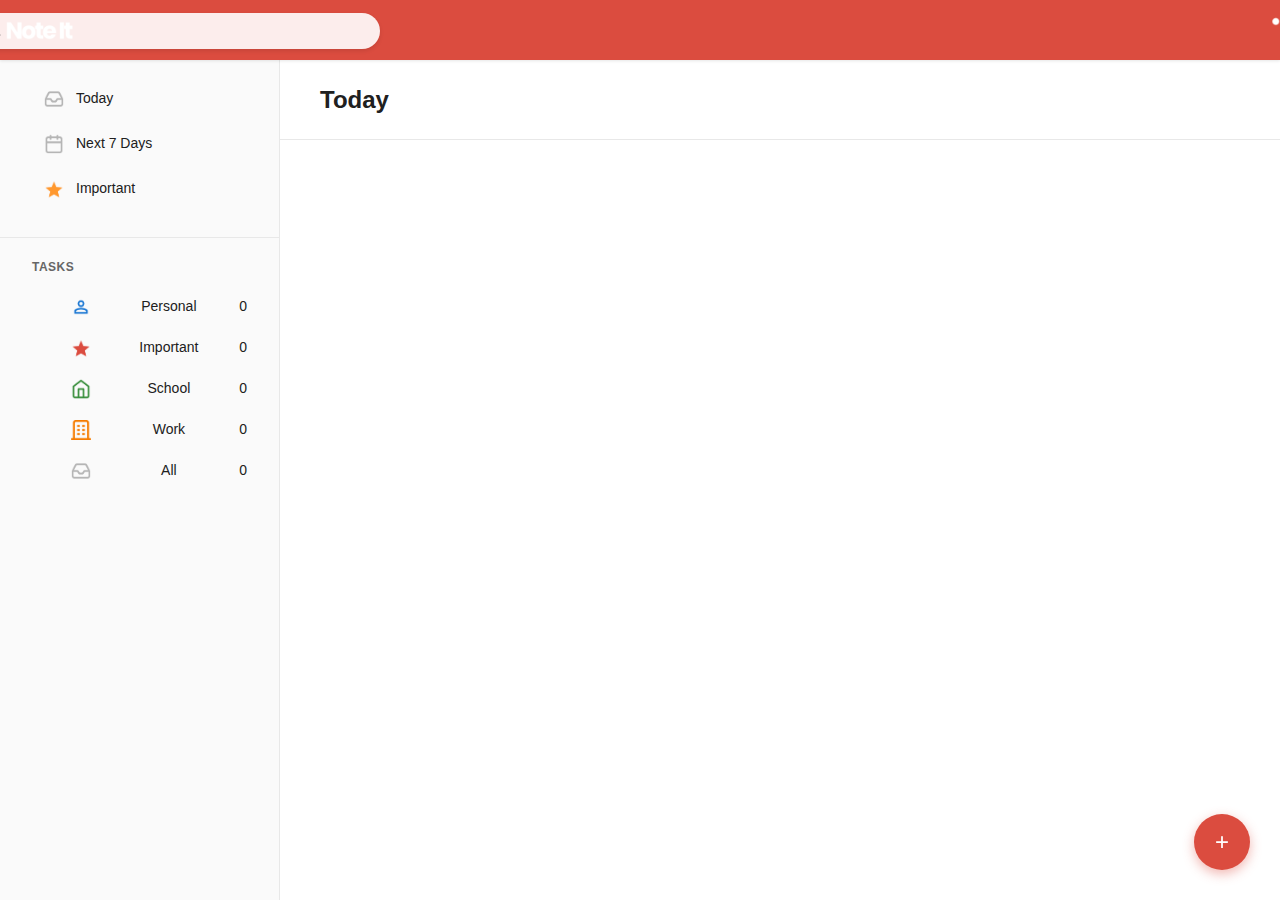
<file: index.html>
<!-- credits: anugya mehrotra @ https://github.com/anugyamehrotra | inspired by https://app.todoist.com/ -->

<!DOCTYPE html>
<html>
    <head>
        <meta charset="UTF-8">
        <title>Note It — Your Personal Agenda</title>
        <meta name="viewport" content="width=device-width, initial-scale=1.0">
        <link rel="icon" type="image/png" href="assets/to-do_logo.png"/>
        <link rel="stylesheet" href="styles_index.css">
        <script src="to-do-js.js"></script>
    </head>
    <body onload="displayNotes()" onload="updateCategoryCounts()">
    
        <section class="css-mainNavBar-pos:fixed">
           <div class="navBarTop" onclick="window.location.href='index.html'">
             <img src="assets/to-do-topbar.png">
           </div>
           
 
           <div class="navBarSearch">
               <input type="text" id="searchInput"  placeholder="Search..." onkeyup="searchNotes()">
           </div>
        </section>

        <section class="css-sideNavBar-pos:left">
            <div class="navBarLeft">
                <ul>
                    <li><a href="#" onclick="loadTodayView()"> <img src="assets/today_category_img.png"> Today</a></li>
                    <li><a href="#" onclick="loadWeeklyView()"> <img src="assets/next_week_category_img.png"> Next 7 Days</a></li>
                    <li><a href="#" onclick="showImportantView()"> <img src="assets/important_category_img.png"> Important</a></li>
                </ul>
            </div>

            <div class="css-displayNumberOfTasks-pos:left">
                <h4>Tasks</h4>
                <ul>
            
                    <li>
                        <div class="category-content">
                            <img src="assets/personal_category_img.png"> Personal <span id="countPersonal">0</span>
                        </div>
                    </li>
                    <li>
                        <div class="category-content">
                            <img src="assets/important_category_img.png"> Important <span id="countImportant">0</span>
                        </div>
                    </li>
                    <li>
                        <div class="category-content">
                            <img src="assets/school_category_img.png"> School <span id="countSchool">0</span>
                        </div>
                    </li>
                    <li>
                        <div class="category-content">
                            <img src="assets/work_category_img.png"> Work <span id="countWork">0</span>
                        </div>
                    </li>
                    <li>
                        <div class="category-content">
                            <img src="assets/today_category_img.png"> All <span id="countOther">0</span>
                        </div>
                    </li>
                </ul>
            </div>

        </section>

        <section class="css-aboveDisplaySection-pos:fixed">
            <h1>Today</h1>
        </section>  
        
        <section class="css-displayPostsAgenda-pos:right">
            <div class="css-postContainerView-pos:right" id="postContainerView">
            </div>
                  
        </section>


        <section class="css-createReminder-littleCircleButton-pos:bottom-corner-right">
            <div class="createReminderButton">
                <a href="createReminder.html" class="button-style">+</a>
            </div>
        </section>

    </body>

    <script src="to-do-js.js"></script>
</html>

<!-- credits: anugya mehrotra @ https://github.com/anugyamehrotra | inspired by https://app.todoist.com/ -->
</file>
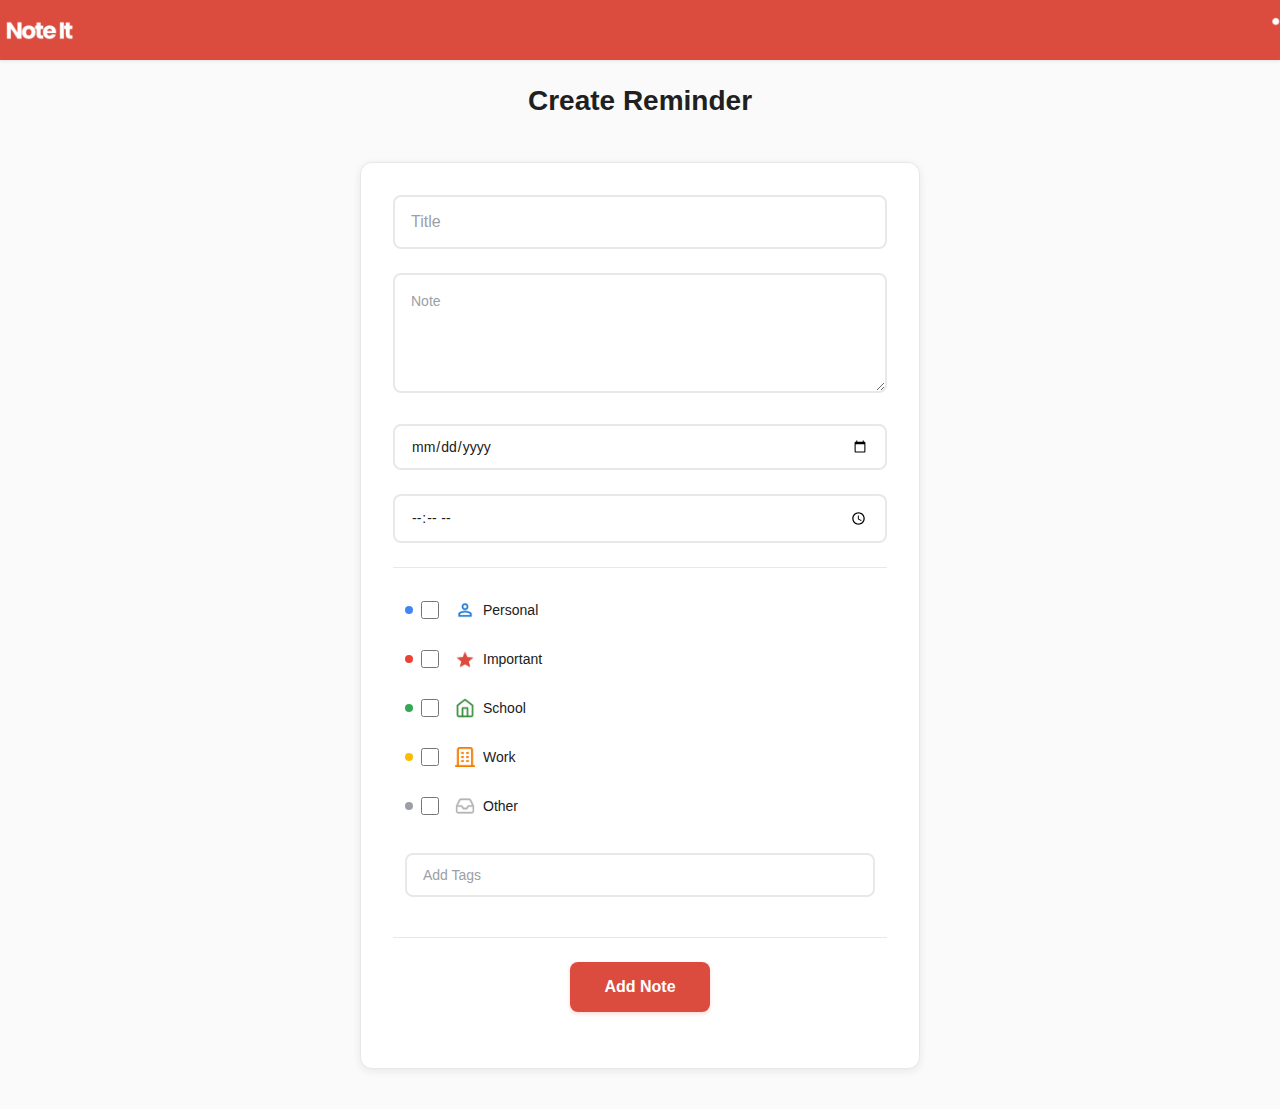
<file: createReminder.html>
<!-- credits: anugya mehrotra @ https://github.com/anugyamehrotra | inspired by https://app.todoist.com/ -->

<!DOCTYPE html>
<html>
    <head>
        <meta charset="UTF-8">
        <title>Note It — Your Personal Agenda</title>
        <meta name="viewport" content="width=device-width, initial-scale=1.0">
        <link rel="icon" type="image/png" href="assets/to-do_logo.png"/>
        <link rel="stylesheet" href="styles_createReminder.css">
    </head>
    <body>

        <section class="css-mainNavBar-pos:fixed">
           <div class="navBarTop" onclick="window.location.href='index.html'">
             <img src="assets/to-do-topbar.png">
           </div>
        </section>


        <h1>Create Reminder</h1>

        <section class="postCreateForm">
            <form id="postCreateForm">

                <div class="addTitle" id="addTitle">
                    <input type="text" id="postTitle" name="noteTitle" placeholder="Title" required><br>
                </div>
           
                <div class="addNoteDesc" id="addNoteDesc">
                    <textarea id="postContent" name="noteDescription" placeholder="Note" required></textarea><br>
                </div>

                <div class="addDate" id="addDate">
                    <input type="date" id="postDate" name="noteDate"><br>
                </div>

                <div class="addTime" id="addTime">
                    <input type="time" id="postTime" name="noteTime"><br>
                </div>

                <div class="addTags" id="addTags">
                    
                        <label><input type="checkbox" name="noteTags" value="personal"> <img src="assets/personal_category_img.png"> Personal</label>
                        <label><input type="checkbox" name="noteTags" value="Important"> <img src="assets/important_category_img.png"> Important</label>
                        <label><input type="checkbox" name="noteTags" value="School"> <img src="assets/school_category_img.png"> School</label>
                        <label><input type="checkbox" name="noteTags" value="Work"> <img src="assets/work_category_img.png"> Work</label>
                        <label><input type="checkbox" name="noteTags" value="Other"> <img src="assets/today_category_img.png"> Other</label>
                        <label><input type="text" id="customTagInput" placeholder="Add Tags"></label>
                <div>
                    
                <div class="submitNote" id="submitNote">
                    <button type="submit" onclick="window.location.href='index.html'">Add Note</button>
                </div>

            </form>     
        </section>

        <script src="to-do-js.js"></script>
    </body>
</html>

<!-- credits: anugya mehrotra @ https://github.com/anugyamehrotra | inspired by https://app.todoist.com/ -->
</file>
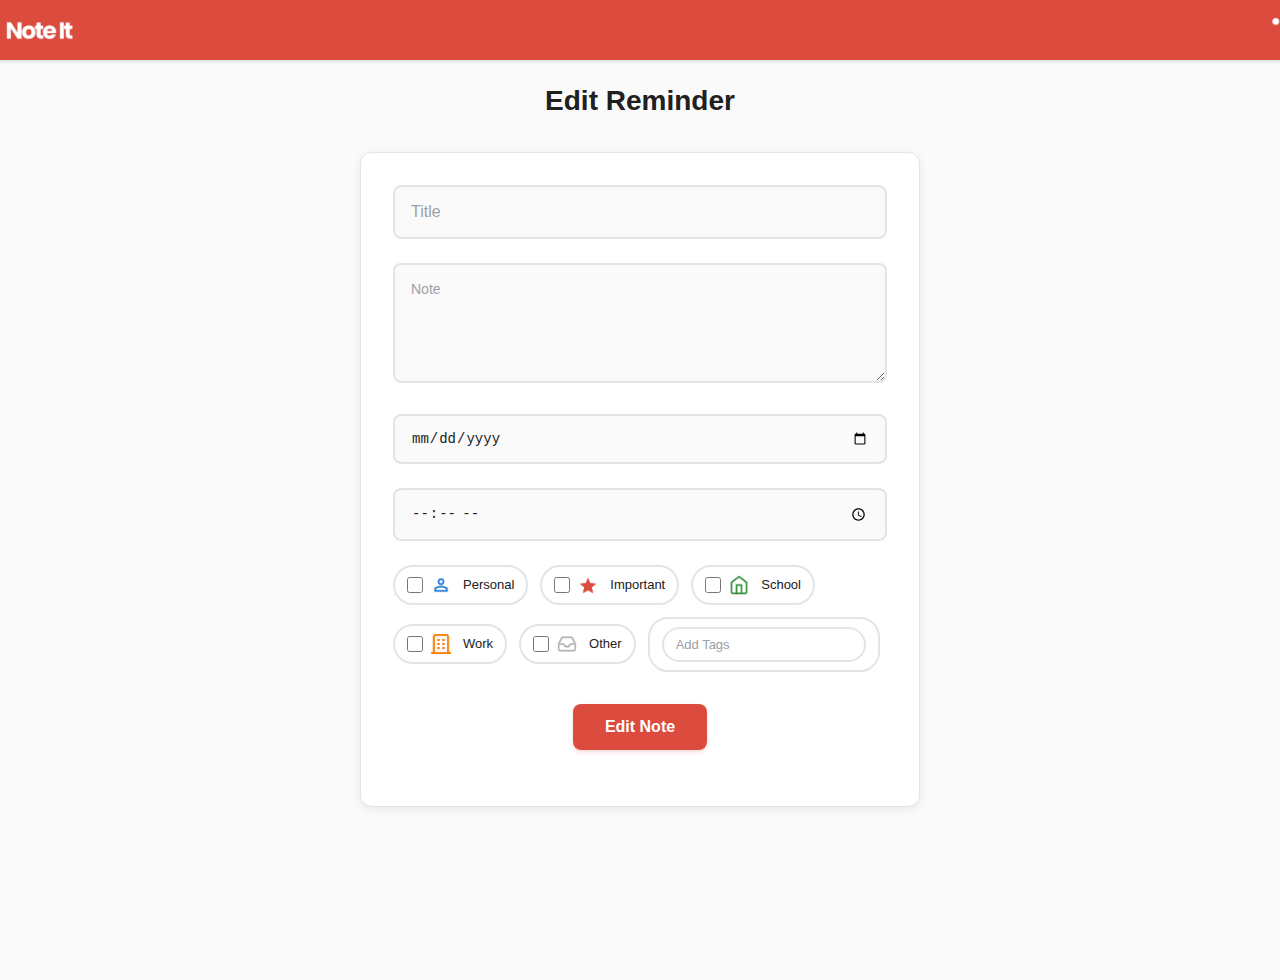
<file: editReminder.html>
<!-- credits: anugya mehrotra @ https://github.com/anugyamehrotra | inspired by https://app.todoist.com/ -->


<!DOCTYPE html>
<html>
    <head>
        <meta charset="UTF-8">
        <title>Note It — Your Personal Agenda</title>
        <meta name="viewport" content="width=device-width, initial-scale=1.0">
        <link rel="icon" type="image/png" href="assets/to-do_logo.png"/>
        <link rel="stylesheet" href="styles_editReminder.css">
    </head>
    <body onload="loadEditForm()">

        <section class="css-mainNavBar-pos:fixed">
           <div class="navBarTop" onclick="window.location.href='index.html'">
             <img src="assets/to-do-topbar.png">
           </div>
        </section>


        <h1>Edit Reminder</h1>

        <section class="editReminderForm">
            <form id="postCreateForm">

                <div class="addTitle" id="addTitle">
                    <input type="text" id="postTitle" name="noteTitle" placeholder="Title" required><br>
                </div>
           
                <div class="addNoteDesc" id="addNoteDesc">
                    <textarea id="postContent" name="noteDescription" placeholder="Note" required></textarea><br>
                </div>

                <div class="addDate" id="addDate">
                    <input type="date" id="postDate" name="noteDate"><br>
                </div>

                <div class="addTime" id="addTime">
                    <input type="time" id="postTime" name="noteTime"><br>
                </div>

                <div class="addTags" id="addTags">
                    
                        <label><input type="checkbox" name="noteTags" value="personal"> <img src="assets/personal_category_img.png"> Personal</label>
                        <label><input type="checkbox" name="noteTags" value="Important"> <img src="assets/important_category_img.png"> Important</label>
                        <label><input type="checkbox" name="noteTags" value="School"> <img src="assets/school_category_img.png"> School</label>
                        <label><input type="checkbox" name="noteTags" value="Work"> <img src="assets/work_category_img.png"> Work</label>
                        <label><input type="checkbox" name="noteTags" value="Other"> <img src="assets/today_category_img.png"> Other</label>
                        <label><input type="text" id="customTagInput" placeholder="Add Tags"></label>
                </div>

                <div class="submitNote" id="submitNote">
                    <button type="submit">Edit Note</button>
                </div>

            </form>     
        </section>

        <script src="to-do-js.js"></script>
    </body>
</html>

<!-- credits: anugya mehrotra @ https://github.com/anugyamehrotra | inspired by https://app.todoist.com/ -->
</file>
<file: styles_index.css>
/* credits: anugya mehrotra @ https://github.com/anugyamehrotra | inspired by https://app.todoist.com/ */ 

* {
  margin: 0;
  padding: 0;
  box-sizing: border-box;
}

body {
  font-family: -apple-system, BlinkMacSystemFont, "Segoe UI", Roboto, Oxygen, Ubuntu, Cantarell, sans-serif;
  background-color: #ffffff;
  color: #202020;
  line-height: 1.5;
  overflow-x: hidden;
}

.css-mainNavBar-pos\:fixed {
  position: fixed;
  top: 0;
  left: 0;
  right: 0;
  z-index: 1000;
  height: 60px;
  background-color: #db4c3f;
  box-shadow: 0 1px 3px rgba(0, 0, 0, 0.1);
}

.navBarTop {
  width: 100%;
  height: 100%;
  display: flex;
  align-items: center;
  justify-content: center;
}

.navBarTop img {
  width: 100%;
  height: 100%;
  object-fit: cover;
  object-position: center;
}

.navBarSearch {
  position: absolute;
  top: 52%;
  right: 900px;
  transform: translateY(-50%);
  z-index: 1001;
}

.navBarSearch input {
  width: 450px;
  height: 36px;
  padding: 8px 16px;
  border: none;
  border-radius: 18px;
  background-color: rgba(255, 255, 255, 0.9);
  color: #202020;
  font-size: 14px;
  font-weight: 400;
  outline: none;
  transition: all 0.2s ease;
  box-shadow: 0 2px 4px rgba(0, 0, 0, 0.1);
}

.navBarSearch input::placeholder {
  color: #666;
  font-style: italic;
}

.navBarSearch input:focus {
  background-color: #ffffff;
  box-shadow: 0 4px 12px rgba(0, 0, 0, 0.15);
  transform: scale(1.02);
}

.navBarSearch input:hover {
  background-color: #ffffff;
  box-shadow: 0 3px 8px rgba(0, 0, 0, 0.12);
}

.css-sideNavBar-pos\:left {
  position: fixed;
  top: 60px;
  left: 0;
  width: 280px;
  height: calc(100vh - 60px);
  background-color: #fafafa;
  border-right: 1px solid #e8e8e8;
  overflow-y: auto;
  z-index: 999;
  padding: 20px 0;
}

.navBarLeft {
  padding: 0 20px;
  margin-bottom: 30px;
}

.navBarLeft ul {
  list-style: none;
}

.navBarLeft li {
  margin-bottom: 8px;
}

.navBarLeft a {
  display: flex;
  align-items: center;
  padding: 8px 12px;
  text-decoration: none;
  color: #202020;
  border-radius: 6px;
  font-size: 14px;
  font-weight: 400;
  transition: background-color 0.2s ease, color 0.2s ease;
  position: relative;
}

.navBarLeft a:hover {
  background-color: #f0f0f0;
  color: #db4c3f;
}

.navBarLeft a:active {
  background-color: #e8e8e8;
}

.navBarLeft a img {
  width: 20px;
  height: 20px;
  margin-right: 12px;
  object-fit: contain;
  flex-shrink: 0;
}

.navBarLeft a::before {
  content: "";
  width: 16px;
  height: 16px;
  margin-right: 12px;
  display: inline-block;
  background-size: contain;
  background-repeat: no-repeat;
  background-position: center;
}

.navBarLeft a[onclick="loadTodayView()"]::before {
  font-size: 16px;
  width: auto;
  height: auto;
  background: none;
}

.navBarLeft a[onclick="loadWeeklyView()"]::before {
  font-size: 16px;
  width: auto;
  height: auto;
  background: none;
}

/* credits: anugya mehrotra 
@ https://github.com/anugyamehrotra 
| inspired by https://app.todoist.com/ */ 

.navBarLeft a[onclick="showImportantView()"]::before {
  font-size: 16px;
  width: auto;
  height: auto;
  background: none;
}

.navBarLeft a[onclick="showImportantView()"] img {
  filter: sepia(1) saturate(5) hue-rotate(340deg) brightness(1.3);
}

.css-displayNumberOfTasks-pos\:left {
  padding: 0 20px;
  border-top: 1px solid #e8e8e8;
  padding-top: 20px;
}

.css-displayNumberOfTasks-pos\:left h4 {
  font-size: 12px;
  font-weight: 600;
  color: #666;
  text-transform: uppercase;
  letter-spacing: 0.5px;
  margin-bottom: 12px;
  padding-left: 12px;
}

.css-displayNumberOfTasks-pos\:left ul {
  list-style: none;
}

.css-displayNumberOfTasks-pos\:left li {
  display: flex;
  align-items: center;
  justify-content: space-between;
  padding: 8px 12px;
  margin-bottom: 4px;
  border-radius: 6px;
  font-size: 14px;
  color: #202020;
  cursor: pointer;
  transition: background-color 0.2s ease;
  position: relative;
}

.css-displayNumberOfTasks-pos\:left li::before {
  content: "";
  width: 8px;
  height: 8px;
  border-radius: 50%;
  margin-right: 12px;
  display: inline-block;
}

.css-displayNumberOfTasks-pos\:left li .category-content {
  display: flex;
  align-items: center;
  justify-content: space-between;
  width: 100%;
  margin-left: 20px;
}

.css-displayNumberOfTasks-pos\:left li .category-text {
  margin-left: 28px;
  flex: 1;
  text-align: right;
}

.css-displayNumberOfTasks-pos\:left li img {
  width: 20px;
  height: 20px;
  margin-right: 8px;
  object-fit: contain;
  flex-shrink: 0;
}

.css-aboveDisplaySection-pos\:fixed {
  position: fixed;
  top: 60px;
  left: 280px;
  right: 0;
  height: 80px;
  background-color: #ffffff;
  border-bottom: 1px solid #e8e8e8;
  display: flex;
  align-items: center;
  padding: 0 40px;
  z-index: 998;
}

.css-aboveDisplaySection-pos\:fixed h1 {
  font-size: 24px;
  font-weight: 700;
  color: #202020;
  margin: 0;
}

.css-displayPostsAgenda-pos\:right {
  margin-left: 280px;
  margin-top: 140px;
  padding: 20px 40px;
  min-height: calc(100vh - 140px);
  background-color: #ffffff;
}

.css-postContainerView-pos\:right {
  max-width: 800px;
}

.note {
  background-color: #ffffff;
  border-radius: 8px;
  padding: 16px;
  margin-bottom: 12px;
  border: 1px solid #e8e8e8;
  transition: box-shadow 0.2s ease, border-color 0.2s ease;
  cursor: pointer;
}

.note:hover {
  box-shadow: 0 2px 8px rgba(0, 0, 0, 0.1);
  border-color: #db4c3f;
}

.css-createReminder-littleCircleButton-pos\:bottom-corner-right {
  position: fixed;
  bottom: 30px;
  right: 30px;
  z-index: 1001;
}

.createReminderButton {
  width: 56px;
  height: 56px;
  border-radius: 50%;
  background-color: #db4c3f;
  box-shadow: 0 4px 12px rgba(219, 76, 63, 0.4);
  display: flex;
  align-items: center;
  justify-content: center;
  transition: all 0.3s ease;
  animation: float 3s ease-in-out infinite;
}

.createReminderButton:hover {
  transform: scale(1.1);
  box-shadow: 0 6px 20px rgba(219, 76, 63, 0.6);
}

.createReminderButton:active {
  transform: scale(0.95);
}

.createReminderButton a {
  color: #ffffff;
  text-decoration: none;
  font-size: 24px;
  font-weight: 300;
  line-height: 1;
  display: flex;
  align-items: center;
  justify-content: center;
  width: 100%;
  height: 100%;
}

.task-item {
  background-color: #ffffff;
  border-radius: 8px;
  padding: 16px;
  margin-bottom: 8px;
  border: 1px solid #e8e8e8;
  transition: all 0.2s ease;
  cursor: pointer;
  position: relative;
  display: flex;
  align-items: flex-start;
  gap: 12px;
}

.task-item:hover {
  box-shadow: 0 2px 8px rgba(0, 0, 0, 0.08);
  border-color: #db4c3f;
}

.task-item:hover .task-actions {
  opacity: 1;
  visibility: visible;
}

.task-checkbox {
  width: 18px;
  height: 18px;
  border: 2px solid #d0d0d0;
  border-radius: 50%;
  cursor: pointer;
  transition: all 0.2s ease;
  flex-shrink: 0;
  margin-top: 2px;
  position: absolute;
  top: 12px;
  left: 12px;
}

.task-checkbox:hover {
  border-color: #db4c3f;
  background-color: #fef7f6;
}

.task-checkbox.completed {
  background-color: #db4c3f;
  border-color: #db4c3f;
}

.task-checkbox.completed::after {
  content: "✓";
  color: white;
  font-size: 12px;
  position: absolute;
  top: 50%;
  left: 50%;
  transform: translate(-50%, -50%);
  line-height: 1;
}

.task-content {
  flex: 1;
  min-width: 0;
  margin-left: 40px;
}

.task-title {
  font-size: 14px;
  color: #202020;
  margin-bottom: 4px;
  line-height: 1.4;
  word-wrap: break-word;
}

.task-title.completed {
  text-decoration: line-through;
  color: #808080;
}

.task-description {
  font-size: 13px;
  color: #666;
  line-height: 1.3;
  margin-bottom: 8px;
}

.task-meta {
  display: flex;
  align-items: center;
  gap: 12px;
  font-size: 12px;
  color: #808080;
}

.task-date {
  display: flex;
  align-items: center;
  gap: 4px;
}

.task-date::before {
  content: "📅";
  font-size: 11px;
}

.task-priority {
  display: flex;
  align-items: center;
  gap: 4px;
}

.task-priority.high::before {
  content: "🔴";
  font-size: 10px;
}

.task-priority.medium::before {
  content: "🟡";
  font-size: 10px;
}

.task-priority.low::before {
  content: "🟢";
  font-size: 10px;
}

.task-actions {
  display: flex;
  align-items: center;
  gap: 4px;
  opacity: 0;
  visibility: hidden;
  transition: all 0.2s ease;
  flex-shrink: 0;
}

.task-action-btn {
  width: 28px;
  height: 28px;
  border: none;
  border-radius: 4px;
  cursor: pointer;
  display: flex;
  align-items: center;
  justify-content: center;
  font-size: 14px;
  transition: all 0.2s ease;
  background-color: transparent;
}

.task-action-btn:hover {
  background-color: #f5f5f5;
  transform: scale(1.05);
}

.task-action-btn:active {
  transform: scale(0.95);
}

.css-editButton,
.edit-btn {
  background: #ea4335;
  color: #fff;
  border: none;
  padding: 6px 12px;
  border-radius: 6px;
  cursor: pointer;
  margin-right: 6px;
  font-size: 13px;
  font-weight: 500;
  transition: all 0.2s ease;
  display: inline-flex;
  align-items: center;
  justify-content: center;
  min-width: 28px;
  height: 28px;
  box-shadow: 0 1px 3px rgba(234, 67, 53, 0.2);
}

/* credits: anugya mehrotra 
@ https://github.com/anugyamehrotra 
| inspired by https://app.todoist.com/ */ 

.css-editButton:hover,
.edit-btn:hover {
  background: #d33b2c;
  transform: translateY(-1px);
  box-shadow: 0 2px 6px rgba(234, 67, 53, 0.3);
}

.css-editButton:active,
.edit-btn:active {
  transform: translateY(0);
  box-shadow: 0 1px 2px rgba(234, 67, 53, 0.2);
}

.css-deleteButton,
.delete-btn {
  background: #9aa0a6;
  color: #fff;
  border: none;
  padding: 6px 12px;
  border-radius: 6px;
  cursor: pointer;
  font-size: 13px;
  font-weight: 500;
  transition: all 0.2s ease;
  display: inline-flex;
  align-items: center;
  justify-content: center;
  min-width: 28px;
  height: 28px;
  box-shadow: 0 1px 3px rgba(154, 160, 166, 0.2);
}

.css-deleteButton:hover,
.delete-btn:hover {
  background: #80868b;
  transform: translateY(-1px);
  box-shadow: 0 2px 6px rgba(154, 160, 166, 0.3);
}

.css-deleteButton:active,
.delete-btn:active {
  transform: translateY(0);
  box-shadow: 0 1px 2px rgba(154, 160, 166, 0.2);
}

.css-editButton::before,
.edit-btn::before {
  content: "✏️";
  margin-right: 4px;
  font-size: 12px;
}

.css-deleteButton::before,
.delete-btn::before {
  content: "🗑️";
  margin-right: 4px;
  font-size: 12px;
}

.button-group {
  display: flex;
  gap: 6px;
  align-items: center;
  margin-top: 8px;
}

.css-editButton.minimal,
.css-deleteButton.minimal {
  background: transparent;
  color: #666;
  box-shadow: none;
  padding: 4px 8px;
  border: 1px solid #e8e8e8;
}

.css-editButton.minimal:hover {
  background: #fce8e6;
  color: #d33b2c;
  border-color: #ea4335;
}

.css-deleteButton.minimal:hover {
  background: #f5f5f5;
  color: #80868b;
  border-color: #9aa0a6;
}

@keyframes fadeInActions {
  from {
    opacity: 0;
    transform: translateX(10px);
  }
  to {
    opacity: 1;
    transform: translateX(0);
  }
}

.task-item:hover .task-actions {
  animation: fadeInActions 0.2s ease forwards;
}

.task-category {
  display: inline-flex;
  align-items: center;
  gap: 4px;
  padding: 2px 8px;
  border-radius: 12px;
  font-size: 11px;
  font-weight: 500;
  text-transform: uppercase;
  letter-spacing: 0.5px;
}

.task-category.personal {
  background-color: #e3f2fd;
  color: #1976d2;
}

.task-category.work {
  background-color: #fff3e0;
  color: #f57c00;
}

.task-category.school {
  background-color: #e8f5e8;
  color: #388e3c;
}

.task-category.important {
  background-color: #ffebee;
  color: #d32f2f;
}

.empty-state {
  text-align: center;
  padding: 60px 20px;
  color: #808080;
}

.empty-state::before {
  content: "📝";
  font-size: 48px;
  display: block;
  margin-bottom: 16px;
  opacity: 0.5;
}

.empty-state h3 {
  font-size: 18px;
  margin-bottom: 8px;
  color: #666;
}

.empty-state p {
  font-size: 14px;
  line-height: 1.5;
}

@keyframes float {
  0%,
  100% {
    transform: translateY(0px);
  }
  50% {
    transform: translateY(-6px);
  }
}

@keyframes slideIn {
  from {
    opacity: 0;
    transform: translateX(-20px);
  }
  to {
    opacity: 1;
    transform: translateX(0);
  }
}

.navBarLeft li {
  animation: slideIn 0.3s ease forwards;
}

.navBarLeft li:nth-child(1) {
  animation-delay: 0.1s;
}
.navBarLeft li:nth-child(2) {
  animation-delay: 0.2s;
}
.navBarLeft li:nth-child(3) {
  animation-delay: 0.3s;
}

.css-displayNumberOfTasks-pos\:left li {
  animation: slideIn 0.3s ease forwards;
}

.css-displayNumberOfTasks-pos\:left li:nth-child(1) {
  animation-delay: 0.4s;
}
.css-displayNumberOfTasks-pos\:left li:nth-child(2) {
  animation-delay: 0.5s;
}
.css-displayNumberOfTasks-pos\:left li:nth-child(3) {
  animation-delay: 0.6s;
}
.css-displayNumberOfTasks-pos\:left li:nth-child(4) {
  animation-delay: 0.7s;
}
.css-displayNumberOfTasks-pos\:left li:nth-child(5) {
  animation-delay: 0.8s;
}

@media (max-width: 768px) {
  .css-sideNavBar-pos\:left {
    width: 240px;
  }

  .css-aboveDisplaySection-pos\:fixed {
    left: 240px;
    padding: 0 20px;
  }

  .css-displayPostsAgenda-pos\:right {
    margin-left: 240px;
    padding: 20px;
  }
}

@media (max-width: 640px) {
  .css-sideNavBar-pos\:left {
    transform: translateX(-100%);
    transition: transform 0.3s ease;
  }

  .css-aboveDisplaySection-pos\:fixed {
    left: 0;
  }

  .css-displayPostsAgenda-pos\:right {
    margin-left: 0;
  }

  .task-item {
    padding: 12px;
    margin-bottom: 6px;
  }

  .task-actions {
    opacity: 1;
    visibility: visible;
  }

  .task-action-btn {
    width: 32px;
    height: 32px;
  }

  .task-title {
    font-size: 15px;
  }

  .task-description {
    font-size: 14px;
  }

  .css-editButton,
  .css-deleteButton {
    padding: 8px 10px;
    font-size: 12px;
    min-width: 32px;
    height: 32px;
  }
}

.css-sideNavBar-pos\:left::-webkit-scrollbar {
  width: 6px;
}

.css-sideNavBar-pos\:left::-webkit-scrollbar-track {
  background: transparent;
}

.css-sideNavBar-pos\:left::-webkit-scrollbar-thumb {
  background: #d0d0d0;
  border-radius: 3px;
}

.css-sideNavBar-pos\:left::-webkit-scrollbar-thumb:hover {
  background: #b0b0b0;
}

/* credits: anugya mehrotra @ https://github.com/anugyamehrotra | inspired by https://app.todoist.com/ */
</file>
<file: styles_createReminder.css>
/* credits: anugya mehrotra @ https://github.com/anugyamehrotra | inspired by https://app.todoist.com/ */ 

* {
  margin: 0;
  padding: 0;
  box-sizing: border-box;
}

body {
  font-family: -apple-system, BlinkMacSystemFont, "Segoe UI", Roboto, Oxygen, Ubuntu, Cantarell, sans-serif;
  background-color: #fafafa;
  color: #202020;
  line-height: 1.5;
  overflow-x: hidden;
  min-height: 100vh;
}

.css-mainNavBar-pos\:fixed {
  position: fixed;
  top: 0;
  left: 0;
  right: 0;
  z-index: 1000;
  height: 60px;
  background-color: #db4c3f;
  box-shadow: 0 1px 3px rgba(0, 0, 0, 0.1);
}

.navBarTop {
  width: 100%;
  height: 100%;
  display: flex;
  align-items: center;
  justify-content: center;
}

.navBarTop img {
  width: 100%;
  height: 100%;
  object-fit: cover;
  object-position: center;
}

h1 {
  margin-top: 80px;
  text-align: center;
  font-size: 28px;
  font-weight: 700;
  color: #202020;
  margin-bottom: 40px;
  padding: 0 20px;
}

.postCreateForm {
  max-width: 600px;
  margin: 0 auto;
  padding: 0 20px 40px;
}

#postCreateForm {
  background-color: #ffffff;
  border-radius: 12px;
  padding: 32px;
  box-shadow: 0 2px 8px rgba(0, 0, 0, 0.08);
  border: 1px solid #e8e8e8;
}

.addTitle,
.addNoteDesc,
.addDate,
.addTime,
.addTags,
.submitNote {
  margin-bottom: 24px;
}

#postTitle {
  width: 100%;
  padding: 16px;
  border: 2px solid #e8e8e8;
  border-radius: 8px;
  font-size: 16px;
  font-weight: 500;
  color: #202020;
  background-color: #ffffff;
  transition: all 0.2s ease;
  font-family: inherit;
}

#postTitle:focus {
  outline: none;
  border-color: #db4c3f;
  box-shadow: 0 0 0 3px rgba(219, 76, 63, 0.1);
}

#postTitle::placeholder {
  color: #9aa0a6;
  font-weight: 400;
}

#postContent {
  width: 100%;
  min-height: 120px;
  padding: 16px;
  border: 2px solid #e8e8e8;
  border-radius: 8px;
  font-size: 14px;
  color: #202020;
  background-color: #ffffff;
  transition: all 0.2s ease;
  font-family: inherit;
  resize: vertical;
  line-height: 1.5;
}

#postContent:focus {
  outline: none;
  border-color: #db4c3f;
  box-shadow: 0 0 0 3px rgba(219, 76, 63, 0.1);
}

#postContent::placeholder {
  color: #9aa0a6;
}

#postDate,
#postTime {
  width: 100%;
  padding: 12px 16px;
  border: 2px solid #e8e8e8;
  border-radius: 8px;
  font-size: 14px;
  color: #202020;
  background-color: #ffffff;
  transition: all 0.2s ease;
  font-family: inherit;
}

#postDate:focus,
#postTime:focus {
  outline: none;
  border-color: #db4c3f;
  box-shadow: 0 0 0 3px rgba(219, 76, 63, 0.1);
}

.addTags {
  border-top: 1px solid #e8e8e8;
  padding-top: 24px;
}

.addTags label {
  display: flex;
  align-items: center;
  margin-bottom: 12px;
  cursor: pointer;
  font-size: 14px;
  color: #202020;
  transition: color 0.2s ease;
  padding: 8px 12px;
  border-radius: 6px;
  transition: background-color 0.2s ease;
}

.addTags label:hover {
  background-color: #f5f5f5;
}

.addTags input[type="checkbox"] {
  width: 18px;
  height: 18px;
  margin-right: 12px;
  accent-color: #db4c3f;
  cursor: pointer;
}

.addTags label img {
  width: 20px;
  height: 20px;
  margin-right: 8px;
  margin-left: 4px;
  flex-shrink: 0;
  object-fit: contain;
}

#customTagInput {
  width: 100%;
  padding: 12px 16px;
  border: 2px solid #e8e8e8;
  border-radius: 8px;
  font-size: 14px;
  color: #202020;
  background-color: #ffffff;
  transition: all 0.2s ease;
  font-family: inherit;
  margin-top: 8px;
}

/* credits: anugya mehrotra 
@ https://github.com/anugyamehrotra 
| inspired by https://app.todoist.com/ */ 

#customTagInput:focus {
  outline: none;
  border-color: #db4c3f;
  box-shadow: 0 0 0 3px rgba(219, 76, 63, 0.1);
}

#customTagInput::placeholder {
  color: #9aa0a6;
}

.submitNote {
  text-align: center;
  margin-top: 32px;
  padding-top: 24px;
  border-top: 1px solid #e8e8e8;
}

.submitNote button {
  background-color: #db4c3f;
  color: #ffffff;
  border: none;
  padding: 16px 32px;
  border-radius: 8px;
  font-size: 16px;
  font-weight: 600;
  cursor: pointer;
  transition: all 0.2s ease;
  font-family: inherit;
  min-width: 140px;
  box-shadow: 0 2px 4px rgba(219, 76, 63, 0.2);
}

/* credits: anugya mehrotra 
@ https://github.com/anugyamehrotra 
| inspired by https://app.todoist.com/ */ 

.submitNote button:hover {
  background-color: #c23d2f;
  transform: translateY(-1px);
  box-shadow: 0 4px 8px rgba(219, 76, 63, 0.3);
}

.submitNote button:active {
  transform: translateY(0);
  box-shadow: 0 2px 4px rgba(219, 76, 63, 0.2);
}

.addTags label:nth-child(1) {
  position: relative;
}

.addTags label:nth-child(1)::before {
  content: "";
  width: 8px;
  height: 8px;
  border-radius: 50%;
  background-color: #4285f4;
  margin-right: 8px;
  display: inline-block;
}

.addTags label:nth-child(2)::before {
  content: "";
  width: 8px;
  height: 8px;
  border-radius: 50%;
  background-color: #ea4335;
  margin-right: 8px;
  display: inline-block;
}

.addTags label:nth-child(3)::before {
  content: "";
  width: 8px;
  height: 8px;
  border-radius: 50%;
  background-color: #34a853;
  margin-right: 8px;
  display: inline-block;
}

.addTags label:nth-child(4)::before {
  content: "";
  width: 8px;
  height: 8px;
  border-radius: 50%;
  background-color: #fbbc04;
  margin-right: 8px;
  display: inline-block;
}

.addTags label:nth-child(5)::before {
  content: "";
  width: 8px;
  height: 8px;
  border-radius: 50%;
  background-color: #9aa0a6;
  margin-right: 8px;
  display: inline-block;
}

@keyframes slideInUp {
  from {
    opacity: 0;
    transform: translateY(20px);
  }
  to {
    opacity: 1;
    transform: translateY(0);
  }
}

#postCreateForm {
  animation: slideInUp 0.4s ease forwards;
}

.addTitle,
.addNoteDesc,
.addDate,
.addTime,
.addTags,
.submitNote {
  animation: slideInUp 0.3s ease forwards;
}

/* credits: anugya mehrotra 
@ https://github.com/anugyamehrotra 
| inspired by https://app.todoist.com/ */ 


.addTitle {
  animation-delay: 0.1s;
}
.addNoteDesc {
  animation-delay: 0.2s;
}
.addDate {
  animation-delay: 0.3s;
}
.addTime {
  animation-delay: 0.4s;
}
.addTags {
  animation-delay: 0.5s;
}
.submitNote {
  animation-delay: 0.6s;
}

@media (max-width: 768px) {
  h1 {
    font-size: 24px;
    margin-bottom: 30px;
  }

  .postCreateForm {
    padding: 0 16px 40px;
  }

  #postCreateForm {
    padding: 24px;
  }

  .addTitle,
  .addNoteDesc,
  .addDate,
  .addTime,
  .addTags,
  .submitNote {
    margin-bottom: 20px;
  }

  #postTitle,
  #postContent {
    padding: 14px;
    font-size: 16px;
  }

  #postDate,
  #postTime,
  #customTagInput {
    padding: 12px 14px;
  }

  .submitNote button {
    width: 100%;
    padding: 16px;
  }
}

@media (max-width: 480px) {
  .postCreateForm {
    padding: 0 12px 40px;
  }

  #postCreateForm {
    padding: 20px;
    border-radius: 8px;
  }

  h1 {
    font-size: 22px;
    margin-bottom: 24px;
  }
}

.addTags input[type="checkbox"]:focus {
  outline: 2px solid #db4c3f;
  outline-offset: 2px;
}

.submitNote button:focus {
  outline: 2px solid #db4c3f;
  outline-offset: 2px;
}

.submitNote button:disabled {
  background-color: #d0d0d0;
  color: #808080;
  cursor: not-allowed;
  transform: none;
  box-shadow: none;
}

.submitNote button:disabled:hover {
  background-color: #d0d0d0;
  transform: none;
  box-shadow: none;
}

/* credits: anugya mehrotra @ https://github.com/anugyamehrotra | inspired by https://app.todoist.com/ */
</file>
<file: styles_editReminder.css>
/* credits: anugya mehrotra @ https://github.com/anugyamehrotra | inspired by https://app.todoist.com/ */ 

* {
  margin: 0;
  padding: 0;
  box-sizing: border-box;
}

body {
  font-family: -apple-system, BlinkMacSystemFont, "Segoe UI", Roboto, Oxygen, Ubuntu, Cantarell, sans-serif;
  background-color: #fafafa;
  color: #202020;
  line-height: 1.5;
  min-height: 100vh;
}

.css-mainNavBar-pos\:fixed {
  position: fixed;
  top: 0;
  left: 0;
  right: 0;
  z-index: 1000;
  background: white;
  border-bottom: 1px solid #e1e5e9;
  box-shadow: 0 1px 3px rgba(0, 0, 0, 0.1);
}

.navBarTop {
  height: 60px;
  display: flex;
  align-items: center;
  justify-content: center;
  background: linear-gradient(135deg, #db4c3f 0%, #e85a4f 100%);
}

.navBarTop img {
  height: 100%;
  width: 100%;
  object-fit: cover;
  object-position: center;
}

h1 {
  margin-top: 80px;
  margin-bottom: 30px;
  text-align: center;
  font-size: 28px;
  font-weight: 600;
  color: #202020;
}

.editReminderForm {
  max-width: 600px;
  margin: 0 auto;
  padding: 0 20px 40px;
}

#postCreateForm {
  background: white;
  border-radius: 12px;
  padding: 32px;
  box-shadow: 0 2px 8px rgba(0, 0, 0, 0.08);
  border: 1px solid #e1e5e9;
}

.addTitle,
.addNoteDesc,
.addDate,
.addTime,
.addTags,
.submitNote {
  margin-bottom: 24px;
}

/* credits: anugya mehrotra 
@ https://github.com/anugyamehrotra 
| inspired by https://app.todoist.com/ */ 


#postTitle {
  width: 100%;
  padding: 16px;
  border: 2px solid #e1e5e9;
  border-radius: 8px;
  font-size: 16px;
  font-weight: 500;
  background: #fafafa;
  transition: all 0.2s ease;
}

#postTitle:focus {
  outline: none;
  border-color: #db4c3f;
  background: white;
  box-shadow: 0 0 0 3px rgba(219, 76, 63, 0.1);
}

#postTitle::placeholder {
  color: #9aa0a6;
  font-weight: 400;
}

#postContent {
  width: 100%;
  min-height: 120px;
  padding: 16px;
  border: 2px solid #e1e5e9;
  border-radius: 8px;
  font-size: 14px;
  font-family: inherit;
  background: #fafafa;
  resize: vertical;
  transition: all 0.2s ease;
}

#postContent:focus {
  outline: none;
  border-color: #db4c3f;
  background: white;
  box-shadow: 0 0 0 3px rgba(219, 76, 63, 0.1);
}

#postContent::placeholder {
  color: #9aa0a6;
}

#postDate,
#postTime {
  width: 100%;
  padding: 14px 16px;
  border: 2px solid #e1e5e9;
  border-radius: 8px;
  font-size: 14px;
  background: #fafafa;
  transition: all 0.2s ease;
  color: #202020;
}

#postDate:focus,
#postTime:focus {
  outline: none;
  border-color: #db4c3f;
  background: white;
  box-shadow: 0 0 0 3px rgba(219, 76, 63, 0.1);
}

/* credits: anugya mehrotra 
@ https://github.com/anugyamehrotra 
| inspired by https://app.todoist.com/ */ 

.addTags {
  display: flex;
  flex-wrap: wrap;
  gap: 12px;
  align-items: center;
}

.addTags label {
  display: flex;
  align-items: center;
  gap: 8px;
  padding: 8px 12px;
  border: 2px solid #e1e5e9;
  border-radius: 20px;
  font-size: 13px;
  font-weight: 500;
  cursor: pointer;
  transition: all 0.2s ease;
  background: white;
}

.addTags label img {
  width: 20px;
  height: 20px;
  flex-shrink: 0;
  margin-right: 4px;
}

.addTags label:hover {
  border-color: #db4c3f;
  background: #fef7f6;
}

.addTags input[type="checkbox"] {
  width: 16px;
  height: 16px;
  accent-color: #db4c3f;
  cursor: pointer;
}

.addTags input[type="checkbox"]:checked + span,
.addTags label:has(input[type="checkbox"]:checked) {
  background: #db4c3f;
  color: white;
  border-color: #db4c3f;
}

#customTagInput {
  padding: 8px 12px;
  border: 2px solid #e1e5e9;
  border-radius: 20px;
  font-size: 13px;
  background: white;
  transition: all 0.2s ease;
  min-width: 120px;
}

#customTagInput:focus {
  outline: none;
  border-color: #db4c3f;
  box-shadow: 0 0 0 3px rgba(219, 76, 63, 0.1);
}

#customTagInput::placeholder {
  color: #9aa0a6;
}

.submitNote {
  text-align: center;
  margin-top: 32px;
}

.submitNote button {
  background: #db4c3f;
  color: white;
  border: none;
  padding: 14px 32px;
  border-radius: 8px;
  font-size: 16px;
  font-weight: 600;
  cursor: pointer;
  transition: all 0.2s ease;
  box-shadow: 0 2px 4px rgba(219, 76, 63, 0.2);
}

.submitNote button:hover {
  background: #c73e32;
  transform: translateY(-1px);
  box-shadow: 0 4px 8px rgba(219, 76, 63, 0.3);
}

.submitNote button:active {
  transform: translateY(0);
  box-shadow: 0 2px 4px rgba(219, 76, 63, 0.2);
}

.addTags label:nth-child(1):has(input:checked) {
  background: #4285f4;
  border-color: #4285f4;
}

.addTags label:nth-child(2):has(input:checked) {
  background: #ea4335;
  border-color: #ea4335;
}

.addTags label:nth-child(3):has(input:checked) {
  background: #34a853;
  border-color: #34a853;
}

.addTags label:nth-child(4):has(input:checked) {
  background: #fbbc04;
  border-color: #fbbc04;
  color: #202020;
}

.addTags label:nth-child(5):has(input:checked) {
  background: #9aa0a6;
  border-color: #9aa0a6;
}

@media (max-width: 768px) {
  .editReminderForm {
    padding: 0 16px 40px;
  }

  #postCreateForm {
    padding: 24px 20px;
  }

  h1 {
    font-size: 24px;
    margin-bottom: 24px;
  }

  .addTags {
    flex-direction: column;
    align-items: stretch;
  }

  .addTags label {
    justify-content: center;
  }
}

@keyframes fadeIn {
  from {
    opacity: 0;
    transform: translateY(20px);
  }
  to {
    opacity: 1;
    transform: translateY(0);
  }
}

.editReminderForm {
  animation: fadeIn 0.5s ease-out;
}

input:focus-visible,
textarea:focus-visible,
button:focus-visible {
  outline: 2px solid #db4c3f;
  outline-offset: 2px;
}

/* credits: anugya mehrotra @ https://github.com/anugyamehrotra | inspired by https://app.todoist.com/ */
</file>
